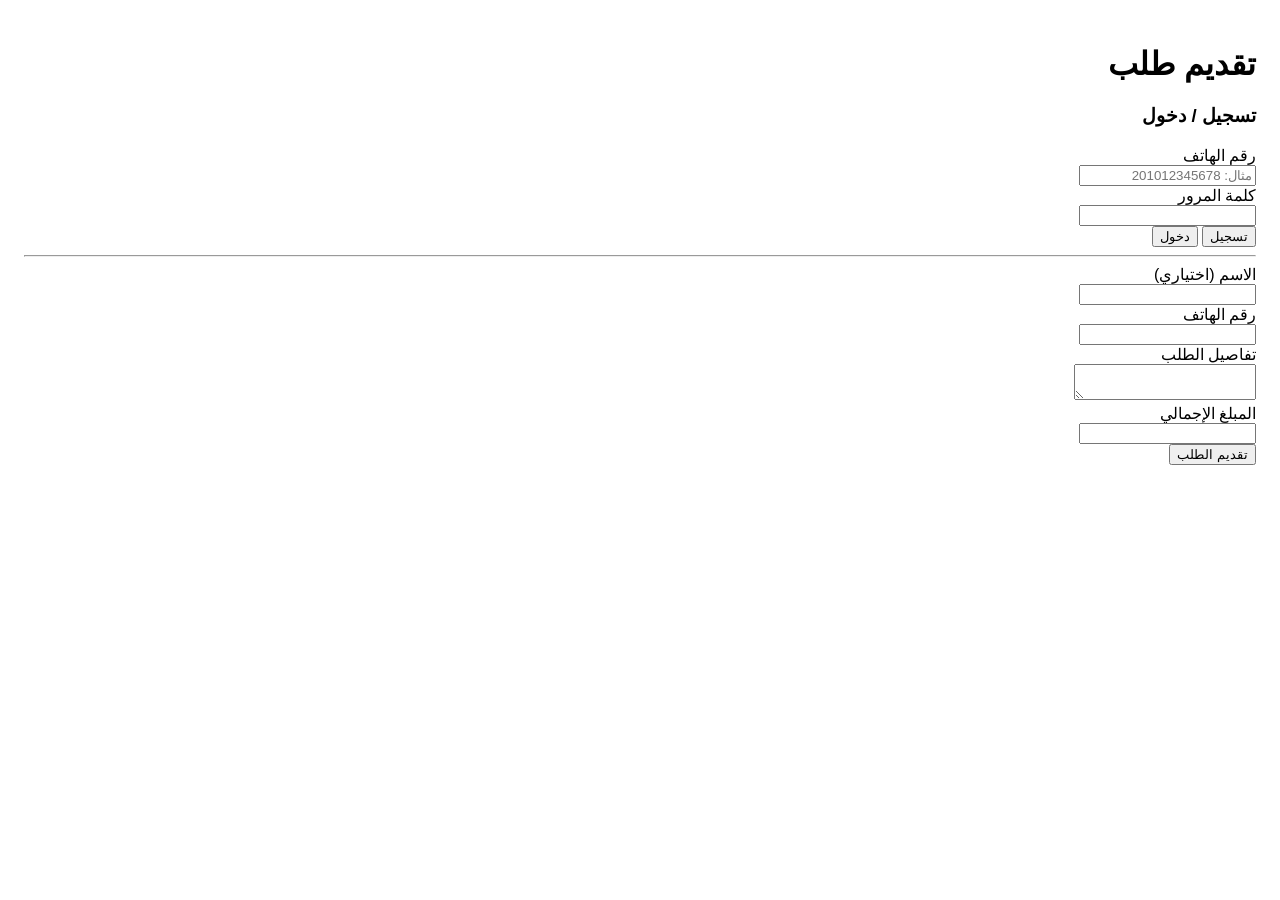
<file: order.html>
<!doctype html>
<html lang="ar">
<head>
  <meta charset="utf-8">
  <meta name="viewport" content="width=device-width,initial-scale=1">
  <title>تقديم طلب - SNelectric</title>
  <style>body{font-family:Arial,Helvetica,sans-serif;direction:rtl;padding:16px}</style>
</head>
<body>
  <h1>تقديم طلب</h1>

  <section id="auth-section">
    <h3>تسجيل / دخول</h3>
    <div>
      <label>رقم الهاتف<br><input type="text" id="auth_phone" placeholder="مثال: 201012345678" /></label><br>
      <label>كلمة المرور<br><input type="password" id="auth_password" /></label><br>
      <button id="signup-btn">تسجيل</button>
      <button id="signin-btn">دخول</button>
      <div id="auth-status"></div>
    </div>
  </section>

  <hr />

  <form id="order-form">
    <label>الاسم (اختياري)<br><input type="text" id="display_name" /></label><br>
    <label>رقم الهاتف<br><input type="text" id="phone" required /></label><br>
    <label>تفاصيل الطلب<br><textarea id="items" required></textarea></label><br>
    <label>المبلغ الإجمالي<br><input type="number" id="total" step="0.01" required /></label><br>
    <button type="submit">تقديم الطلب</button>
  </form>

  <div id="last-action"></div>

  <script src="/js/config.example.js"></script>
  <script src="/js/supabase.js"></script>
  <script src="/js/auth.js"></script>
  <script src="/js/orders.js"></script>
  <script>
    // auth UI bindings
    document.getElementById('signup-btn').addEventListener('click', async ()=>{
      const phone = document.getElementById('auth_phone').value.trim();
      const pass = document.getElementById('auth_password').value;
      if(!phone || !pass) return alert('ادخل رقم الهاتف وكلمة المرور');
      try{
        await signUpWithPhone(phone, pass, null);
        document.getElementById('auth-status').innerText = 'تم التسجيل - تم تسجيل الدخول تلقائياً إذا سمحت اعدادات المشروع';
      }catch(e){ console.error(e); alert('فشل التسجيل: '+(e.message||e)); }
    });

    document.getElementById('signin-btn').addEventListener('click', async ()=>{
      const phone = document.getElementById('auth_phone').value.trim();
      const pass = document.getElementById('auth_password').value;
      if(!phone || !pass) return alert('ادخل رقم الهاتف وكلمة المرور');
      try{
        await signInWithPhone(phone, pass);
        document.getElementById('auth-status').innerText = 'تم تسجيل الدخول';
      }catch(e){ console.error(e); alert('فشل الدخول: '+(e.message||e)); }
    });

    // order submit
    const form = document.getElementById('order-form');
    form.addEventListener('submit', async (e)=>{
      e.preventDefault();
      const phone = document.getElementById('phone').value.trim();
      const display_name = document.getElementById('display_name').value.trim();
      const itemsText = document.getElementById('items').value.trim();
      const total = parseFloat(document.getElementById('total').value) || 0;
      if (!phone || !itemsText) return alert('رجاءً ادخل رقم الهاتف وتفاصيل الطلب');

      // ensure local session if user not signed-in
      try { await ensureLocalSessionForPhone(phone, display_name); } catch(e){ console.warn(e); }

      const items = { text: itemsText };
      await submitOrder({ items, total, phone });
      document.getElementById('last-action').innerText = 'تم إرسال الطلب — تحقق من فتح WhatsApp';
    });
  </script>
</body>
</html>
</file>
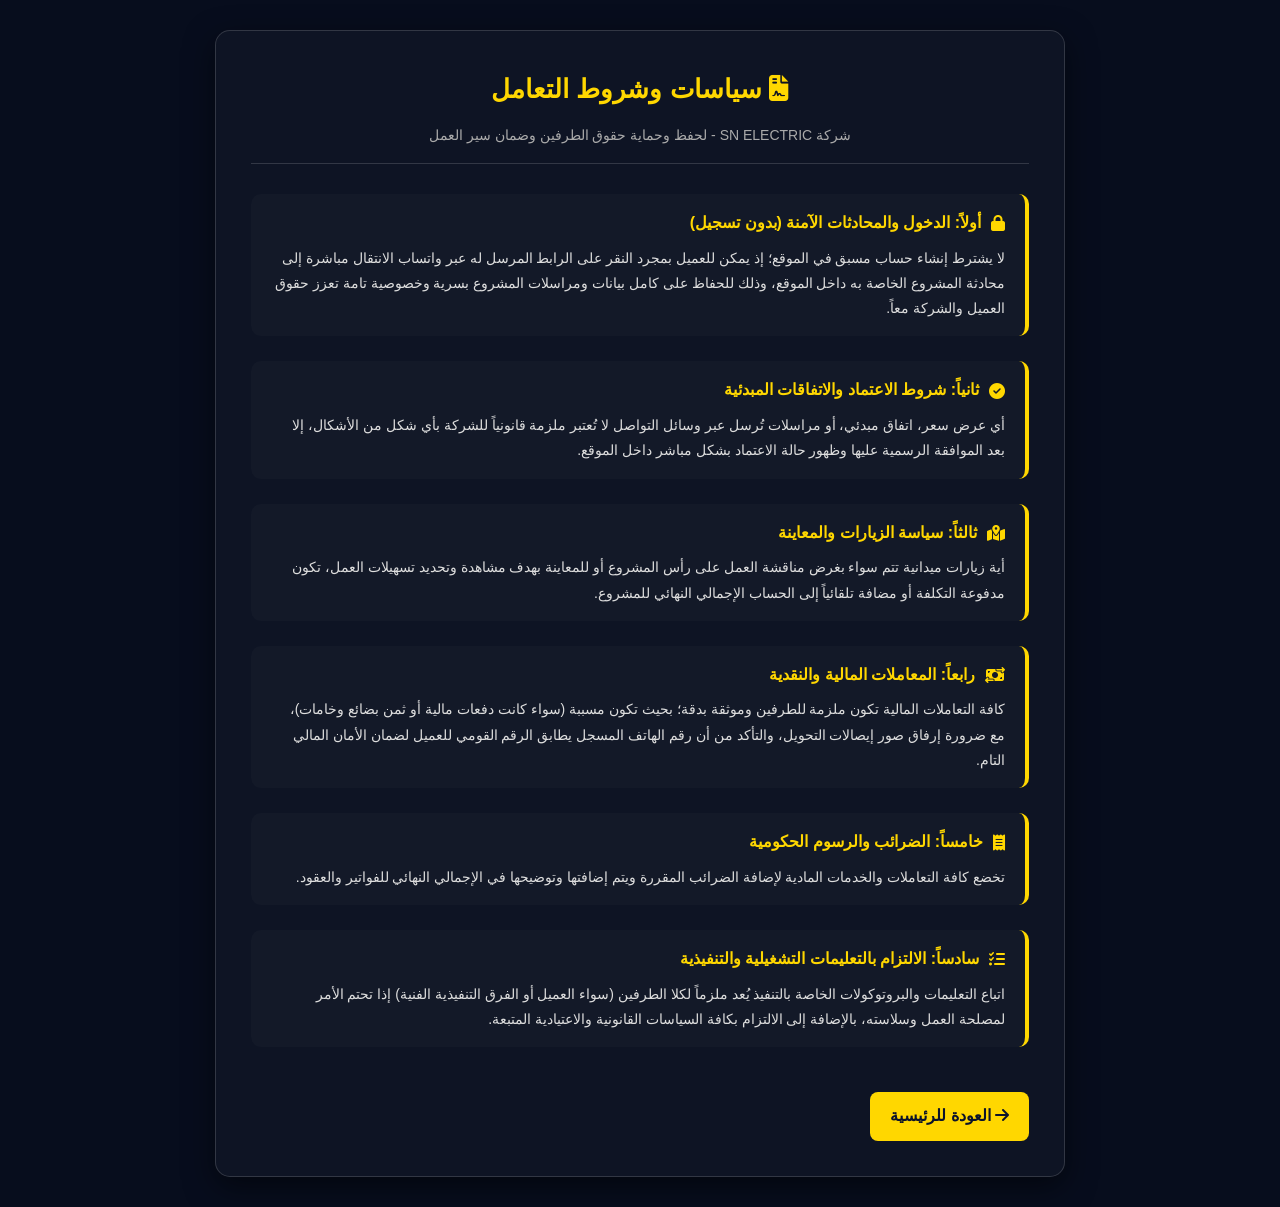
<file: terms.html>
<!DOCTYPE html>
<html lang="ar" dir="rtl">
<head>
    <meta charset="UTF-8">
    <meta name="viewport" content="width=device-width, initial-scale=1.0">
    <title>SN ELECTRIC - سياسات وشروط التعامل</title>
    <link rel="stylesheet" href="https://cdnjs.cloudflare.com/ajax/libs/font-awesome/6.4.0/css/all.min.css">
    <style>
        :root {
            --dark: #0b132b;
            --accent: #ffd700;
            --border: rgba(255, 255, 255, 0.15);
            --bg-main: #070d1d;
        }
        * {
            box-sizing: border-box;
            margin: 0;
            padding: 0;
            font-family: 'Segoe UI', Tahoma, Geneva, Verdana, sans-serif;
        }
        body {
            background-color: var(--bg-main);
            color: #fff;
            padding: 30px 20px;
            line-height: 1.8;
        }
        .terms-container {
            max-width: 850px;
            margin: 0 auto;
            background: rgba(255, 255, 255, 0.03);
            border: 1px solid var(--border);
            border-radius: 15px;
            padding: 35px;
            box-shadow: 0 10px 30px rgba(0,0,0,0.5);
        }
        h1 {
            color: var(--accent);
            text-align: center;
            margin-bottom: 10px;
            font-size: 26px;
        }
        .subtitle {
            text-align: center;
            color: #aaa;
            font-size: 14px;
            margin-bottom: 30px;
            border-bottom: 1px solid var(--border);
            padding-bottom: 15px;
        }
        .term-item {
            margin-bottom: 25px;
            background: rgba(255, 255, 255, 0.02);
            padding: 15px 20px;
            border-radius: 10px;
            border-right: 4px solid var(--accent);
        }
        .term-item h3 {
            color: var(--accent);
            font-size: 16px;
            margin-bottom: 8px;
            display: flex;
            align-items: center;
            gap: 10px;
        }
        .term-item p {
            color: #ddd;
            font-size: 14px;
        }
        .back-btn {
            display: inline-block;
            margin-top: 20px;
            background: var(--accent);
            color: var(--dark);
            padding: 10px 20px;
            border-radius: 8px;
            text-decoration: none;
            font-weight: bold;
            transition: 0.3s;
        }
        .back-btn:hover {
            opacity: 0.9;
        }
    </style>
</head>
<body>

    <div class="terms-container">
        <h1><i class="fa-solid fa-file-contract"></i> سياسات وشروط التعامل</h1>
        <div class="subtitle">شركة SN ELECTRIC - لحفظ وحماية حقوق الطرفين وضمان سير العمل</div>

        <div class="term-item">
            <h3><i class="fa-solid fa-lock"></i> أولاً: الدخول والمحادثات الآمنة (بدون تسجيل)</h3>
            <p>لا يشترط إنشاء حساب مسبق في الموقع؛ إذ يمكن للعميل بمجرد النقر على الرابط المرسل له عبر واتساب الانتقال مباشرة إلى محادثة المشروع الخاصة به داخل الموقع، وذلك للحفاظ على كامل بيانات ومراسلات المشروع بسرية وخصوصية تامة تعزز حقوق العميل والشركة معاً.</p>
        </div>

        <div class="term-item">
            <h3><i class="fa-solid fa-circle-check"></i> ثانياً: شروط الاعتماد والاتفاقات المبدئية</h3>
            <p>أي عرض سعر، اتفاق مبدئي، أو مراسلات تُرسل عبر وسائل التواصل لا تُعتبر ملزمة قانونياً للشركة بأي شكل من الأشكال، إلا بعد الموافقة الرسمية عليها وظهور حالة الاعتماد بشكل مباشر داخل الموقع.</p>
        </div>

        <div class="term-item">
            <h3><i class="fa-solid fa-map-location-dot"></i> ثالثاً: سياسة الزيارات والمعاينة</h3>
            <p>أية زيارات ميدانية تتم سواء بغرض مناقشة العمل على رأس المشروع أو للمعاينة بهدف مشاهدة وتحديد تسهيلات العمل، تكون مدفوعة التكلفة أو مضافة تلقائياً إلى الحساب الإجمالي النهائي للمشروع.</p>
        </div>

        <div class="term-item">
            <h3><i class="fa-solid fa-money-bill-transfer"></i> رابعاً: المعاملات المالية والنقدية</h3>
            <p>كافة التعاملات المالية تكون ملزمة للطرفين وموثقة بدقة؛ بحيث تكون مسببة (سواء كانت دفعات مالية أو ثمن بضائع وخامات)، مع ضرورة إرفاق صور إيصالات التحويل، والتأكد من أن رقم الهاتف المسجل يطابق الرقم القومي للعميل لضمان الأمان المالي التام.</p>
        </div>

        <div class="term-item">
            <h3><i class="fa-solid fa-receipt"></i> خامساً: الضرائب والرسوم الحكومية</h3>
            <p>تخضع كافة التعاملات والخدمات المادية لإضافة الضرائب المقررة ويتم إضافتها وتوضيحها في الإجمالي النهائي للفواتير والعقود.</p>
        </div>

        <div class="term-item">
            <h3><i class="fa-solid fa-list-check"></i> سادساً: الالتزام بالتعليمات التشغيلية والتنفيذية</h3>
            <p>اتباع التعليمات والبروتوكولات الخاصة بالتنفيذ يُعد ملزماً لكلا الطرفين (سواء العميل أو الفرق التنفيذية الفنية) إذا تحتم الأمر لمصلحة العمل وسلاسته، بالإضافة إلى الالتزام بكافة السياسات القانونية والاعتيادية المتبعة.</p>
        </div>

        <a href="index.html" class="back-btn"><i class="fa-solid fa-arrow-right"></i> العودة للرئيسية</a>
    </div>

</body>
</html>
</file>
